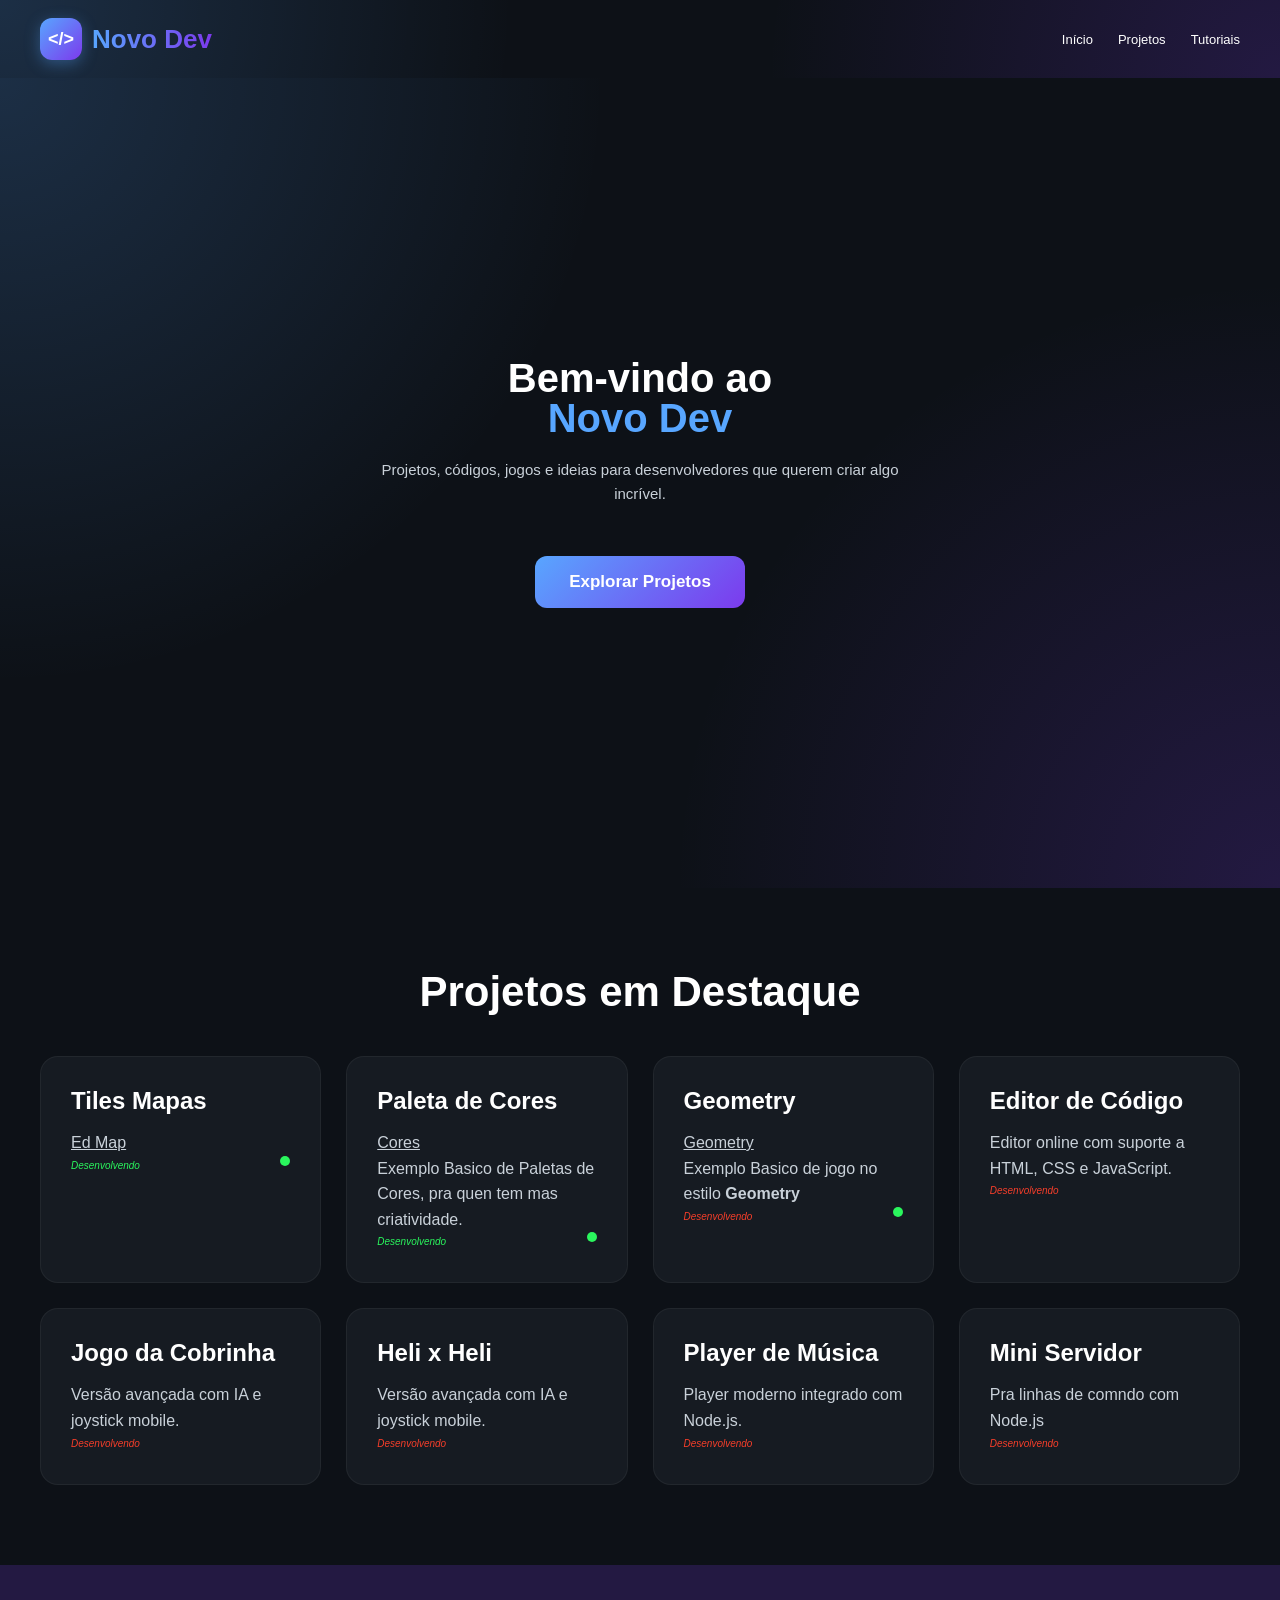
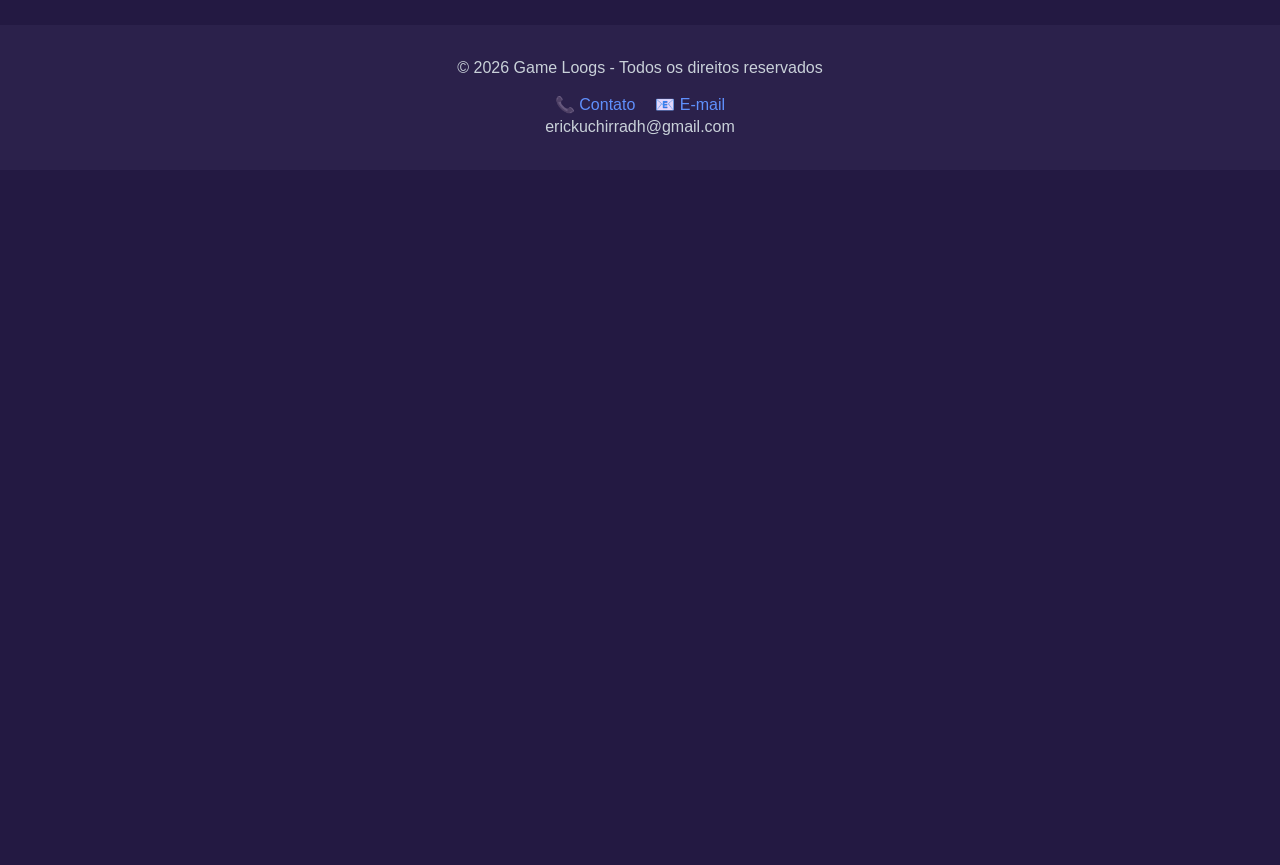
<file: index.html>
<!DOCTYPE html>
<html lang="en">
<head>
  <meta charset="UTF-8">
  <meta http-equiv="X-UA-Compatible" content="IE=Edge">
  <meta name="viewport" content="width=device-width, initial-scale=1">

  <title>HTML</title>
  
  <!-- HTML -->
  

  <!-- Custom Styles -->
  <link rel="stylesheet" href="style.css">
  <link rel="manifest" href="manifest.json">
</head>

<body>
  <header>
  <!--div class="logo">💻 Novo Dev</div-->
  <div class="logo">
    <span class="icon">&lt;/&gt;</span>
    <span class="text">Novo Dev</span>
</div>
  
  <nav>
    <a href="./Ed Max/versao.html">Início</a>
    <a href="#">Projetos</a>
    <a href="#">Tutoriais</a>
  </nav>
</header>
  
<section class="hero">
  <h2>Bem-vindo ao <br />
  <span>Novo Dev</span>
  </h2>
  <p>
    Projetos, códigos, jogos e ideias para desenvolvedores
    que querem criar algo incrível.
  </p>
  <button id="ExplorarP">Explorar Projetos</button> 
</section>


<section class="layCard" id="layCard">
    <h2>Projetos em Destaque</h2>

    <div class="cards">
        <div class="card">
            <h3>Tiles Mapas</h3>
              <a href="./Ed Max/versao.html">Ed Map</a>
              <i class="inPro ativo">Desenvolvendo <b></b></i>
        </div>
        <div class="card">
            <h3>Paleta de Cores</h3>
              <a href="./Cores/versao.html">Cores</a>
              <p>Exemplo Basico de Paletas de Cores, pra quen tem mas criatividade.</p>
              <i class="inPro ativo">Desenvolvendo <b></b></i>
        </div>

        <div class="card">

            <h3>Geometry</h3>
              <a href="./Geometry/versao.html">Geometry</a>
              <p>Exemplo Basico de jogo no estilo <strong>Geometry</strong></p>
              <i class="inPro ">Desenvolvendo <b></b></i>
        </div>


        <div class="card">
            <h3>Editor de Código</h3>
            <p>Editor online com suporte a HTML, CSS e JavaScript.</p>
            <i class="inPro">Desenvolvendo</i>
        </div>

        <div class="card">
            <h3>Jogo da Cobrinha</h3>
            <p>Versão avançada com IA e joystick mobile.</p>
            <i class="inPro">Desenvolvendo</i>
        </div>
        <div  class="card">
            <h3>Heli x Heli</h3>
            <p>Versão avançada com IA e joystick mobile.</p>
            <i class="inPro">Desenvolvendo</i>
        </div>

        <div class="card">
            <h3>Player de Música</h3>
            <p>Player moderno integrado com Node.js.</p>
            <i class="inPro">Desenvolvendo</i>
        </div>
        <div class="card">
            <h3>Mini Servidor</h3>
            <p>Pra linhas de comndo com Node.js</p>
            <i class="inPro">Desenvolvendo</i>
        </div>

        
    </div>
</section>



<div class="layPro">
    
</div>



  <footer>
        <p>© 2026 Game Loogs - Todos os direitos reservados</p>
        
        <div class="footer-links">
          <a href="#">📞 Contato</a>
          <a href="#">📧 E-mail</a>
        </div>
        <p>erickuchirradh@gmail.com</p>
  </footer>


  <script src="main.js"></script>
  
  <script>
    if ('serviceWorker' in navigator) {
        navigator.serviceWorker.register('sw.js')
        .then(reg => console.log('Service Worker registrado!', reg))
        .catch(err => console.error('Erro ao registrar SW:', err));
    }
  </script>
</body>
</html>
</file>
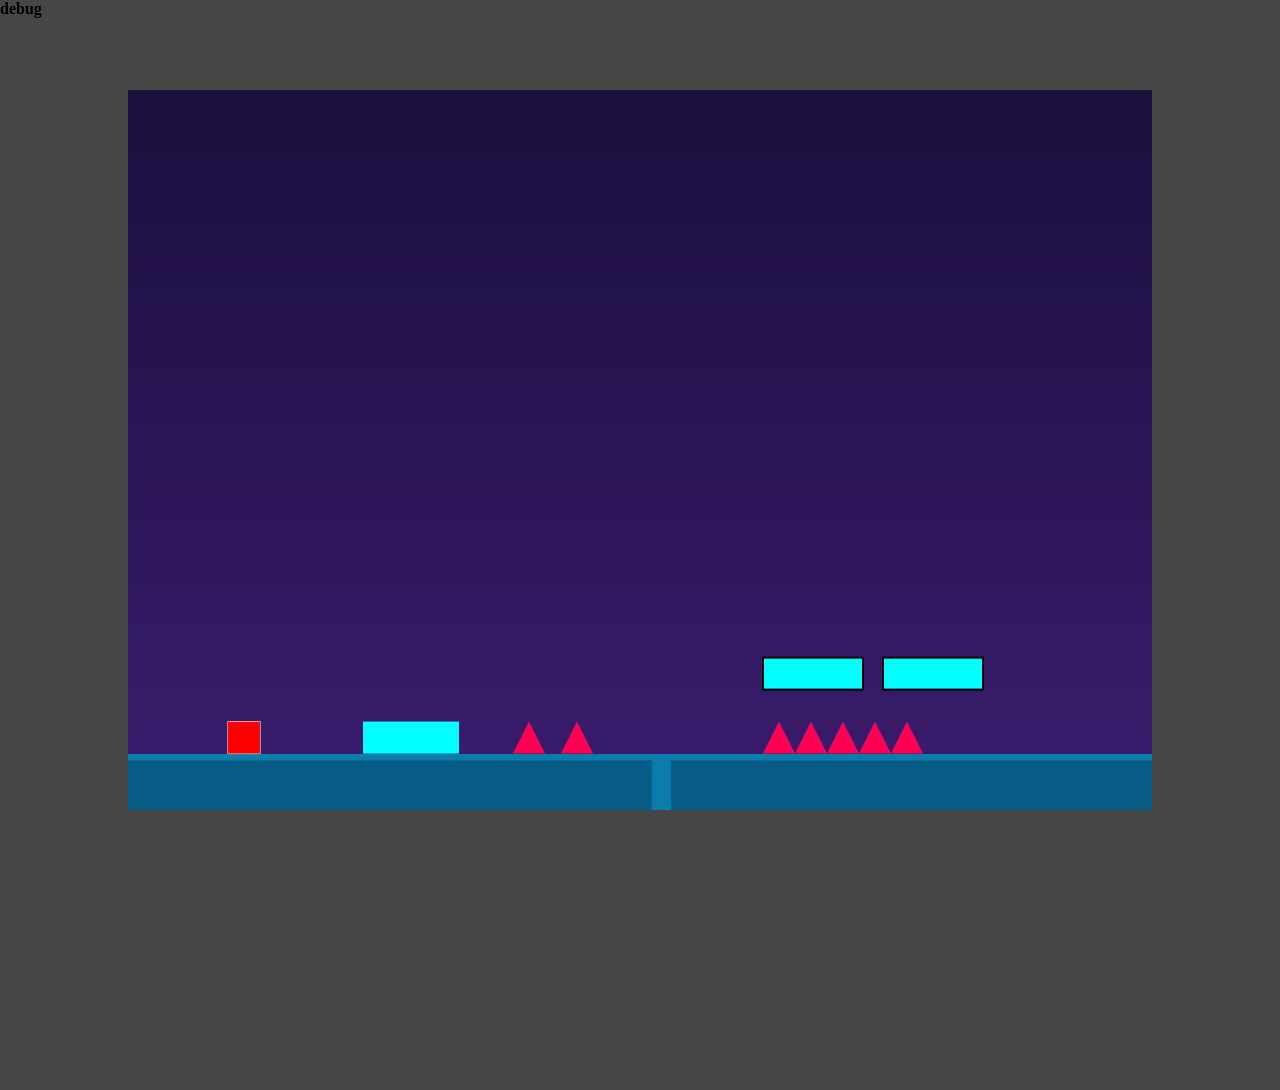
<file: Geometry/index.html>
<!DOCTYPE html>
<html lang="en">
<head>
  <meta charset="UTF-8">
  <meta http-equiv="X-UA-Compatible" content="IE=Edge">
  <meta name="viewport" content="width=device-width, initial-scale=1">

  <title>Geometry</title>
  
  <!-- HTML -->
  

  <!-- Custom Styles -->
  <link rel="stylesheet" href="./style.css">
</head>

<body>
   <div class="lay">
     <canvas>
       
     </canvas>
   </div>
   
   <p id="p1">debug</p>

  <!--script src="./map1.js"></script>
  <script src="./main.js"></script-->

    <script src="./bootLoad.js"></script>
</body>
</html>
</file>
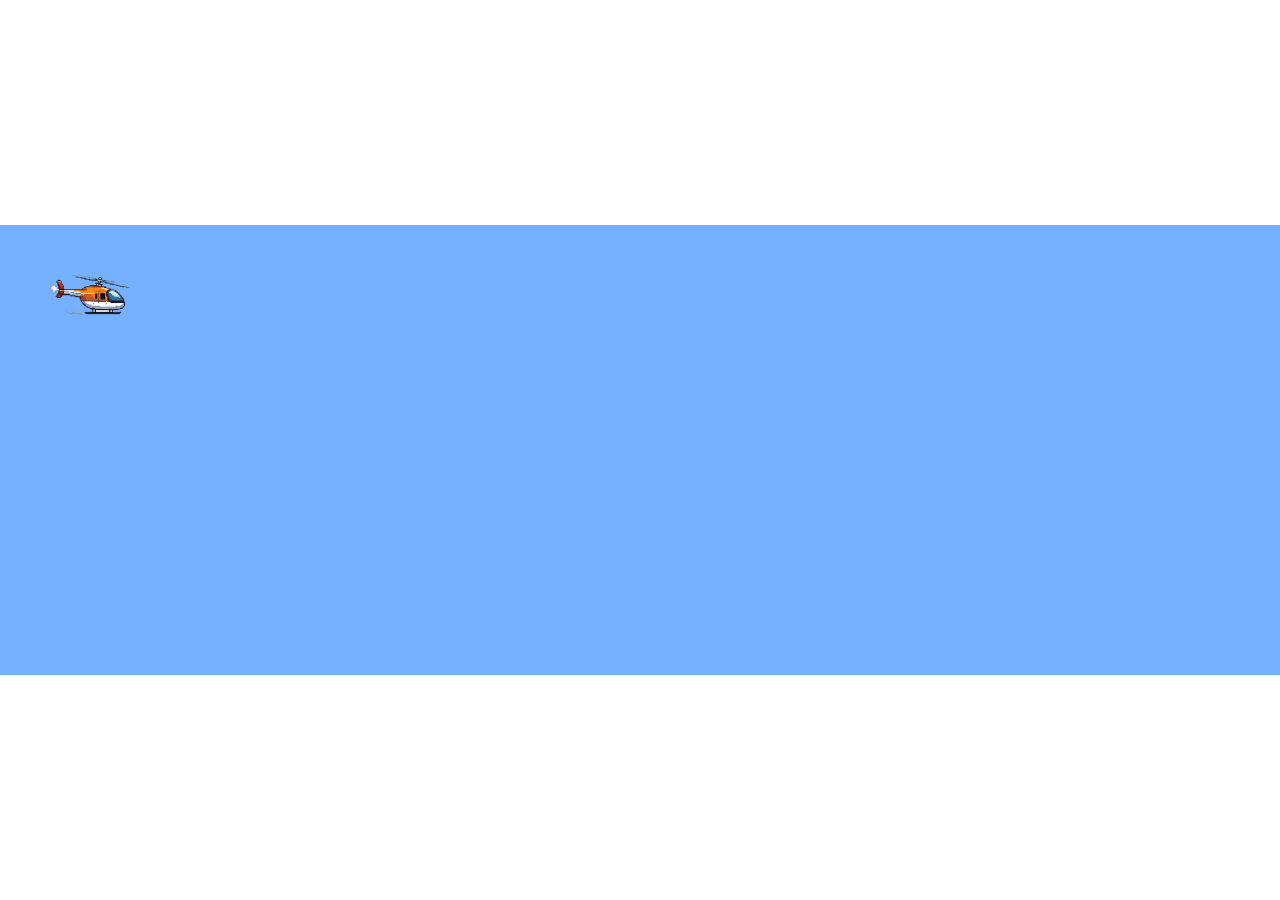
<file: Heli/index.html>
<!DOCTYPE html>
<html lang="en">
<head>
    <meta charset="UTF-8">
    <meta name="viewport" content="width=device-width, initial-scale=1.0">
    <title>Heli x Heli</title>
</head>

<link rel="stylesheet" href="style.css">
<body>
    

   <canvas></canvas>




   <script src="./bootLoad.js"></script>
</body>
</html>
</file>
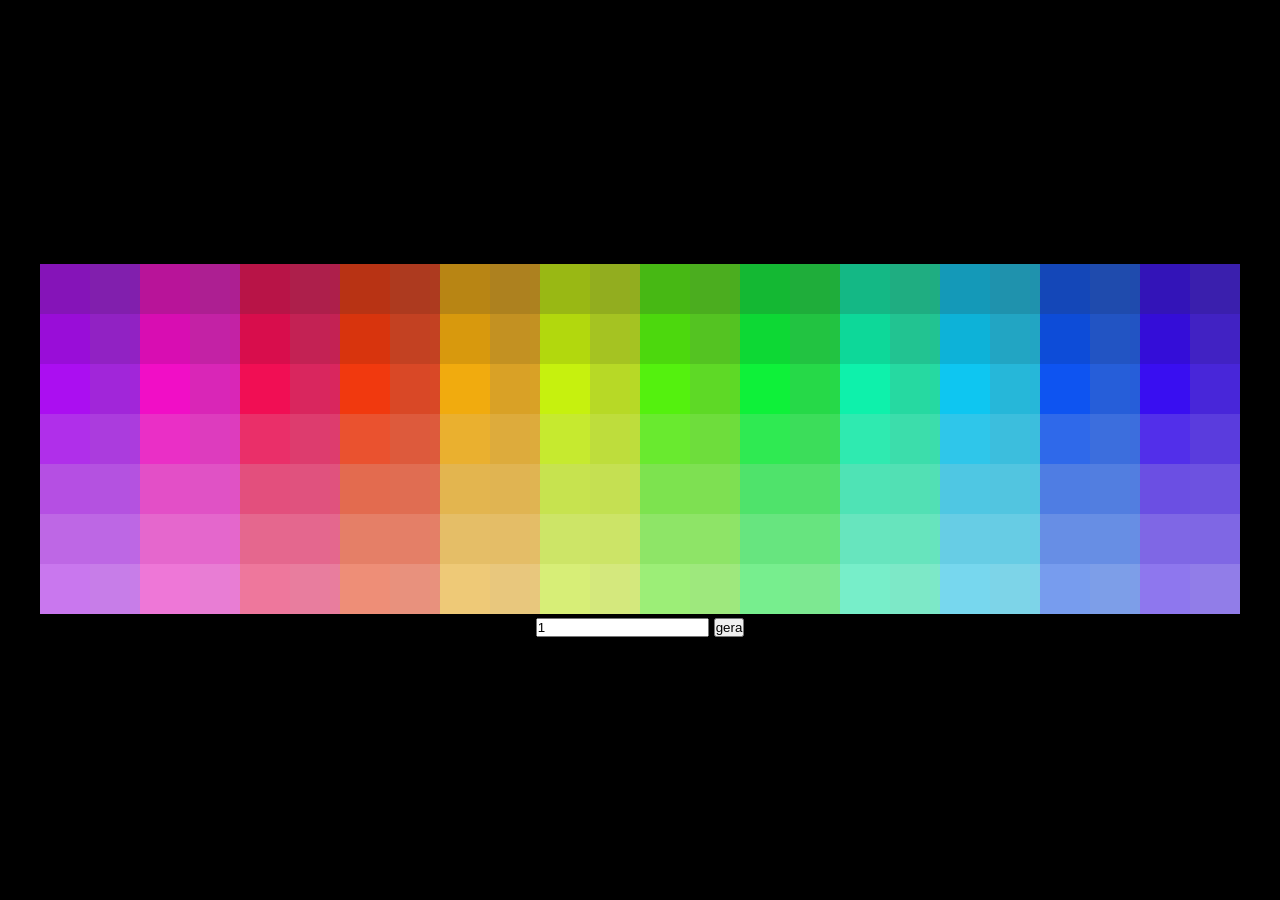
<file: Cores/Cores/index.html>
<!DOCTYPE html>
<html>
  <head>
    <meta http-equiv="content-type" content="text/html; charset=utf-8" />
    <title>Title</title>
  
  </head>
  <link rel="stylesheet" href="style.css">
  <body>
  
  
     <canvas>
       
     </canvas>
  
     <div class="rum">
       <input id="inputt" type="number" name="" id="" value="1" />
       <button id="btnGera">gera</button>
     </div>
     <script src="main.js"></script>
  </body>
</html>
</file>
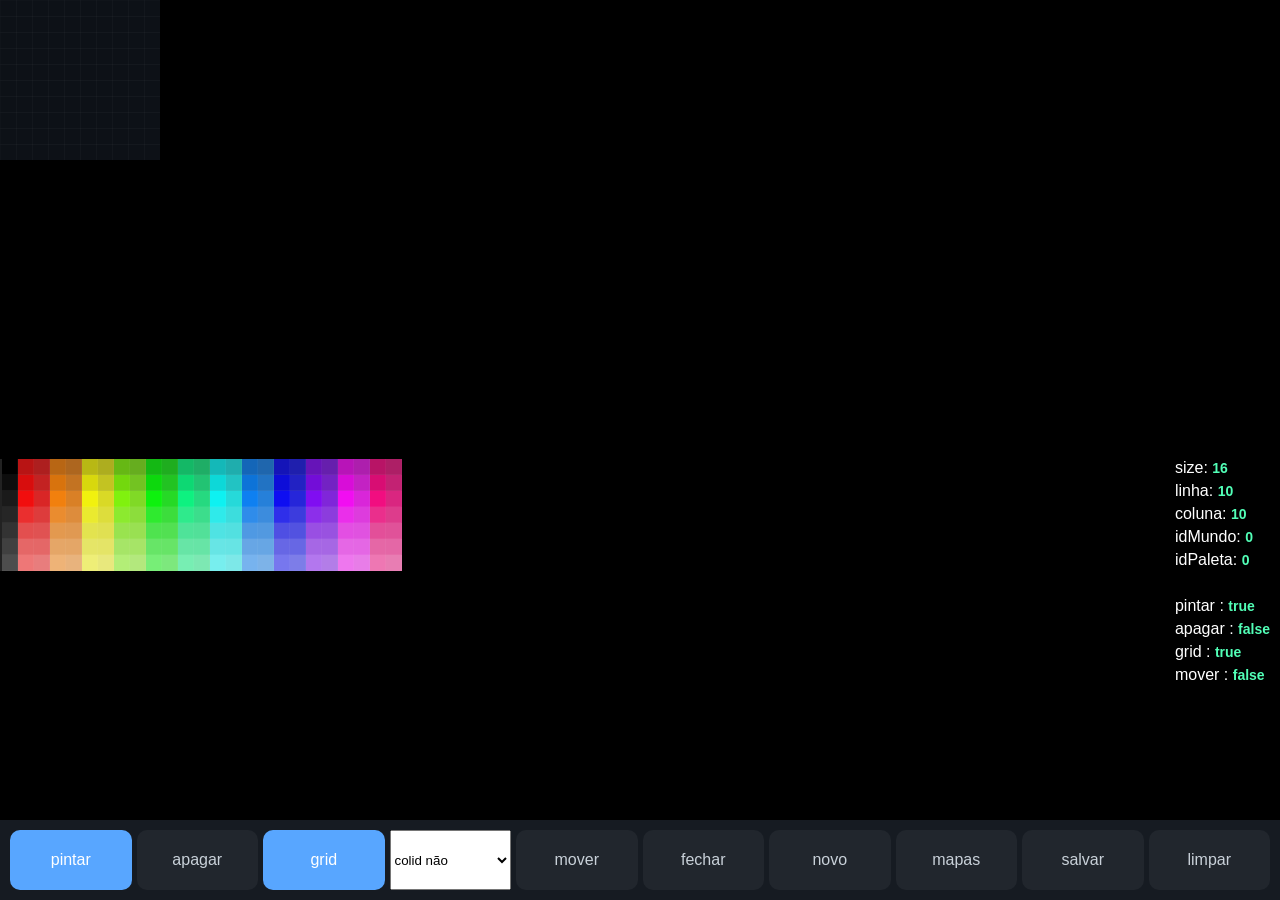
<file: Ed Max/Ed Max V1.1/index.html>
<!DOCTYPE html>
<html lang="en">
<head>
  <meta charset="UTF-8">
  <meta http-equiv="X-UA-Compatible" content="IE=Edge">
  <meta name="viewport" content="width=device-width, initial-scale=1">

  <title>HTML</title>
  
  <!-- HTML -->
  

  <!-- Custom Styles -->
  <link rel="stylesheet" href="style.css">
</head>

<body>
   <!-- lay1 box do premeiro canvas onde 
        var ter o mundo tiles 
        
        lay2 box do segundo canvas onde vai ter a paleta de cores ou 
        imagem tilesheet
   -->
  <div class="lay1" id="lay1"> <canvas class="canvas1"></canvas></div>
  <div class="lay2" id="lay2"> <canvas class="canvas2"></canvas></div>


  <div class="p1">info</div>
  
  <div class="Criar">
  	 
  	 
  	 <ul>
  	 	   <li>
  	 	    	  <input type="number" name="" id="sizeIp" value="16" />
						  <p>Size</p>
				  </li>
  	 	   
  	 	   <li>
  	 	   	  <input type="number" name="" id="linhaIp" value="30" />
  	 	   	  <p>Linhas</p>
  	 	   </li>
  	 	   
  	 	   <li>
  	 	   	  <input type="number" name="" id="colunaIp" value="30" />
  	 	   	  <p>Colunas</p>
  	 	   </li>
  	 	   
  	 	   
  	 	   
  	 	   <div class="boxImg"></div>
  	 	   	
  	 	   	<button class="criarBtn">Ok</button>
  	 	    
	  </ul>
  </div>
  
  
  
  <!-- menu de opções do editor de tile-->
  <div class="menu1">
    <ul>
       <li id="pintar" class="ativo">pintar</li>
       <li id="apagar">apagar</li>
       <li id="grid" class="ativo">grid</li>
       <select id="seletColisao">
          <option value="nao">colid não</option>
          <option value="sim">colid sim</option>
       </select>
       <li id="mover">mover</li>
       <li id="fechar">fechar</li>
       <li id="novo">novo</li>
       <li id="loadMap">mapas</li>
       <li id="salvar">salvar</li>
       <li id="apagarAll">limpar</li>
       
    </ul>
  </div>




 <div class="loadMapas">
    <ul>
      
    </ul>
    
    
    <button class="mapFeito">feito</button>
 </div>

<div class="layText">
  <textarea id="txtMapa"></textarea>
  <pre id="preJson"></pre>
  
  <div class="btns">
    <button id="copiar">Copiar</button>
    <button id="fechar">Fechar</button>
  </div>
</div>


 <div class="boot ativo">
   
      <p id="bootP">carregando</p>
      <span id="bootS" class="spinner"></span>

 </div>

  <script src="./js/bootLoad.js"></script>
  <!--script src="main.js"></script-->
</body>
</html>
</file>
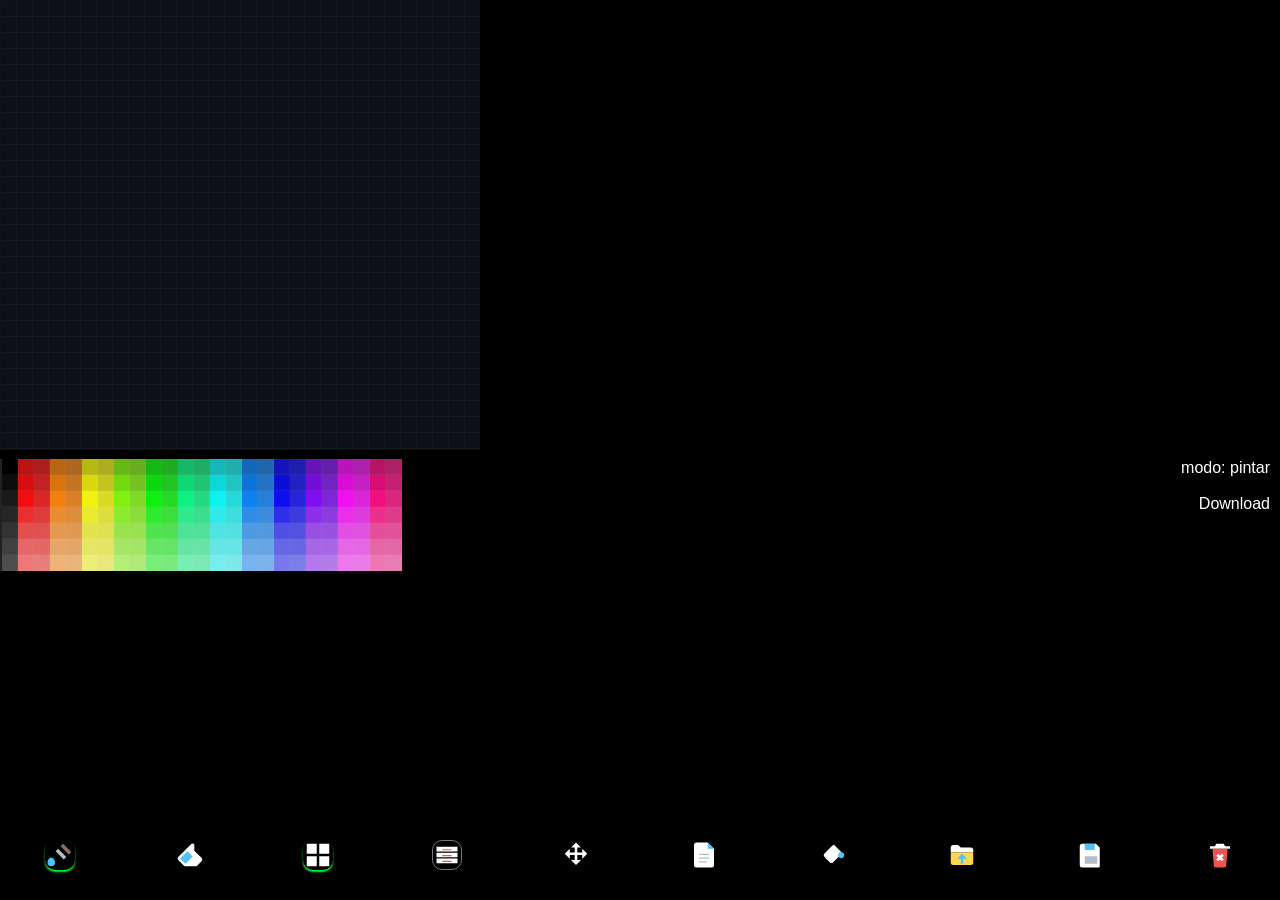
<file: Ed Max/Ed Max V2.0/index.html>
<!DOCTYPE html>
<html lang="en">
<head>
  <meta charset="UTF-8">
  <meta http-equiv="X-UA-Compatible" content="IE=Edge">
  <meta name="viewport" content="width=device-width, initial-scale=1">

  <title>HTML</title>
  
  <!-- HTML -->
  

  <!-- Custom Styles -->
  <link rel="stylesheet" href="style.css">
</head>

<body>
   <!-- lay1 box do premeiro canvas onde 
        var ter o mundo tiles 
        
        lay2 box do segundo canvas onde vai ter a paleta de cores ou 
        imagem tilesheet
   -->
  <div class="lay1" id="lay1"> <canvas class="canvas1"></canvas></div>
  <div class="lay2" id="lay2"> <canvas class="canvas2"></canvas></div>


  <div class="p1">info</div>
  <div class="Download">Download</div>
  <div class="Criar">
  	 
  	 
  	 <ul>
  	 	   <li>
  	 	    	  <input type="number" name="" id="sizeIp" value="16" />
						  <p>Size</p>
				  </li>
  	 	   
  	 	   <li>
  	 	   	  <input type="number" name="" id="linhaIp" value="30" />
  	 	   	  <p>Linhas</p>
  	 	   </li>
  	 	   
  	 	   <li>
  	 	   	  <input type="number" name="" id="colunaIp" value="30" />
  	 	   	  <p>Colunas</p>
  	 	   </li>
  	 	   
  	 	   
  	 	   
  	 	   <div class="boxImg"></div>
  	 	   	
  	 	   	<button class="criarBtn">Ok</button>
  	 	    
	  </ul>
  </div>
  

  
  
  <!-- menu de opções do editor de tile-->
  <div class="menu1">
    <ul>
       <li id="pintar" class="ativo"></li>
       <li id="apagar"></li>
       <li id="grid" class="ativo"></li>
       <select id="seletColisao">
          <option value="nao">colid não</option>
          <option value="sim">colid sim</option>
       </select>
       <li id="mover"></li>
       <li id="novo"></li>
       <li id="balde"></li>
       
       <li id="loadMap"></li>
       <li id="salvar"></li>
       <li id="apagarAll"></li>
       
    </ul>
  </div>



<div class="opsMap" data-x="opsMap">
  <ul>
    <li>apagar</li>
    <li>renomear</li>
    <li>ver data</li>
    <li>sair</li>
  </ul>
</div>
<div class="propt">
  <p>nome</p>
  <div class="box1"><input type="text" placeholder="nome do map..." /></div>
  <div class="box2">
    <button id="proptKil">cancelar</button>
    <button id="proptOk">ok</button>
  </div>
</div>



<div class="loadMapas">
    <ul>
      
    </ul>
    
    
    <button class="mapFeito">feito</button>
 </div>
 
 
 
<div class="layText">
  <textarea id="txtMapa"></textarea>
  <pre id="preJson"></pre>
  
  <div class="btns">
    <button id="copiar">Copiar</button>
    <button id="fechar">Fechar</button>
  </div>
</div>
<div class="boot ativo">
   
      <p id="bootP">carregando</p>
      <span id="bootS" class="spinner"></span>

 </div>




  <script src="./js/bootLoad.js"></script>
  <!--script src="main.js"></script-->
</body>
</html>
</file>
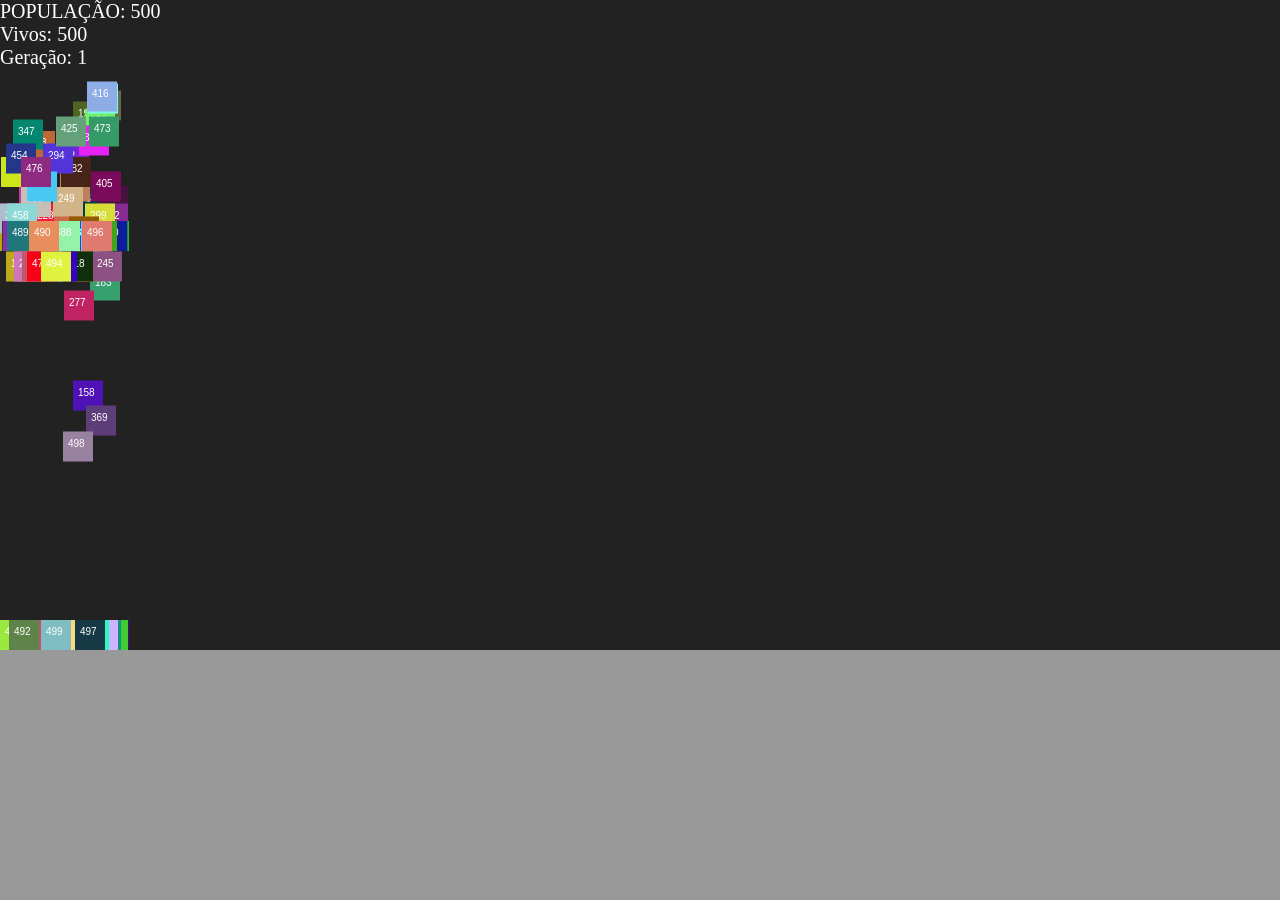
<file: Ia-Block/Ia-block/index.html>
<!DOCTYPE html>
<html lang="en">
<head>
  <meta charset="UTF-8">
  <meta http-equiv="X-UA-Compatible" content="IE=Edge">
  <meta name="viewport" content="width=device-width, initial-scale=1">

  <title>HTML</title>
  
  <!-- HTML -->
  

  <!-- Custom Styles -->
  <link rel="stylesheet" href="style.css">
</head>

<body>
  
  
  <canvas></canvas>
  <p id="p1">bug</p>
  <p id="p2"></p>
  
  <script>
    Colid = function(o1, o2) {
      if (o1.x + o1.w >= o2.x &&
        o1.y + o1.h >= o2.y &&
        o1.x <= o2.x + o2.w &&
        o1.y <= o2.y + o2.h
      ) {
        return true;
      }
      else return false;
    }
  </script>
  
  <script src="ia.js"></script>
  <script src="obj.js"></script>
  <script src="main.js"></script>
</body>
</html>
</file>
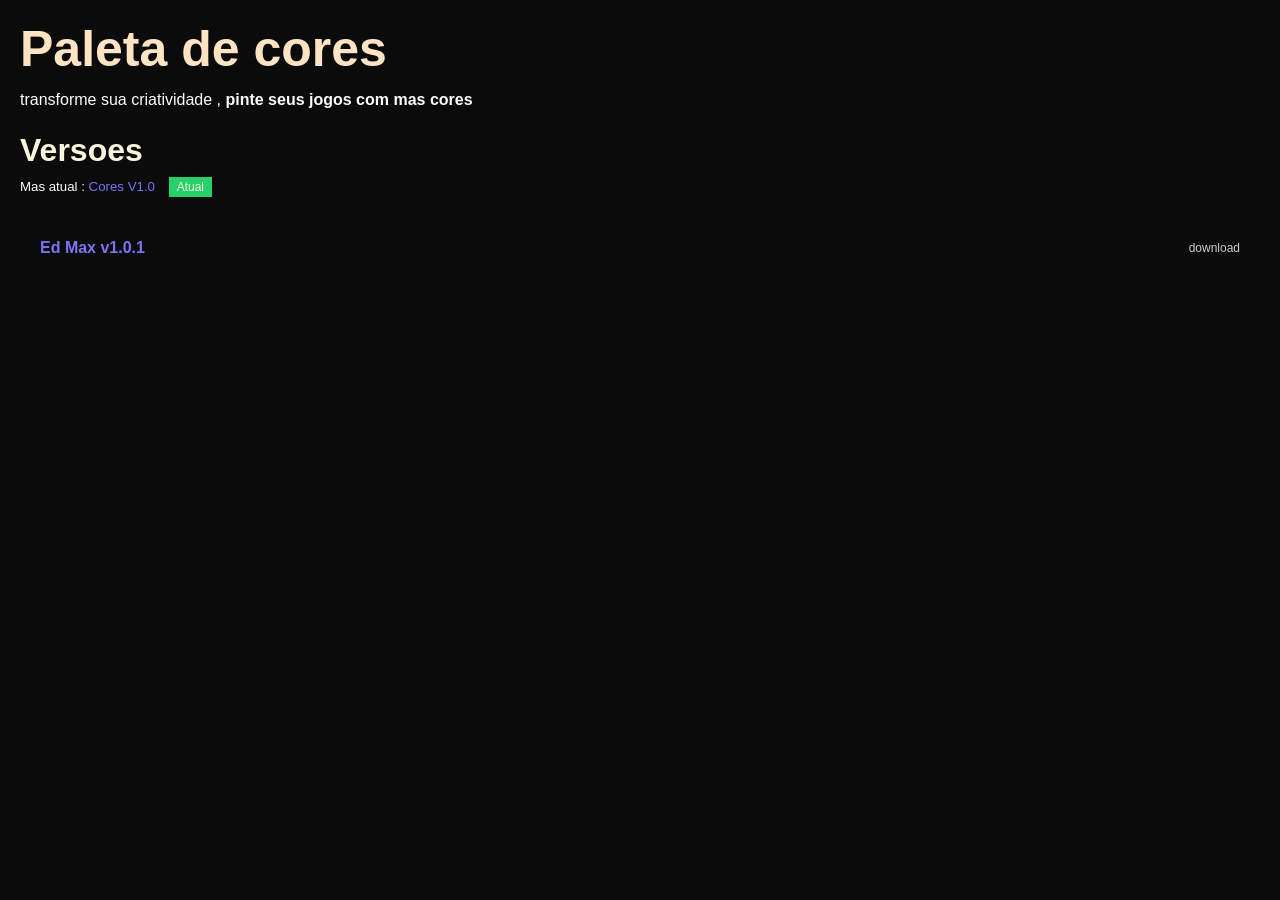
<file: Cores/versao.html>
<!DOCTYPE html>
<html lang="pt-br">
<head>
    <meta charset="UTF-8">
    <meta name="viewport" content="width=device-width, initial-scale=1.0">
    <title>Paletas de Cores</title>
</head>

<link rel="stylesheet" href="cssV.css">
<body>
    
  <div class="conteiner">

        <div class="inf">
            <h1>Paleta de cores</h1>
            <p>
                transforme sua criatividade , <strong>pinte seus jogos com mas cores </strong>
            </p>
        </div>


        <div class="verS">
            <h1> Versoes</h1>

            <h5>Mas atual :
                <a href="#">Cores V1.0</a>
                <span class="tag">Atual</span>
            </h5>

            <ul>
               
                <li>
                    <a href="./Cores/index.html">Ed Max v1.0.1</a>
                    <span class="dowLoad">download</span>
                </li>
            </ul>
        </div>

  </div>



</body>
</html>
</file>
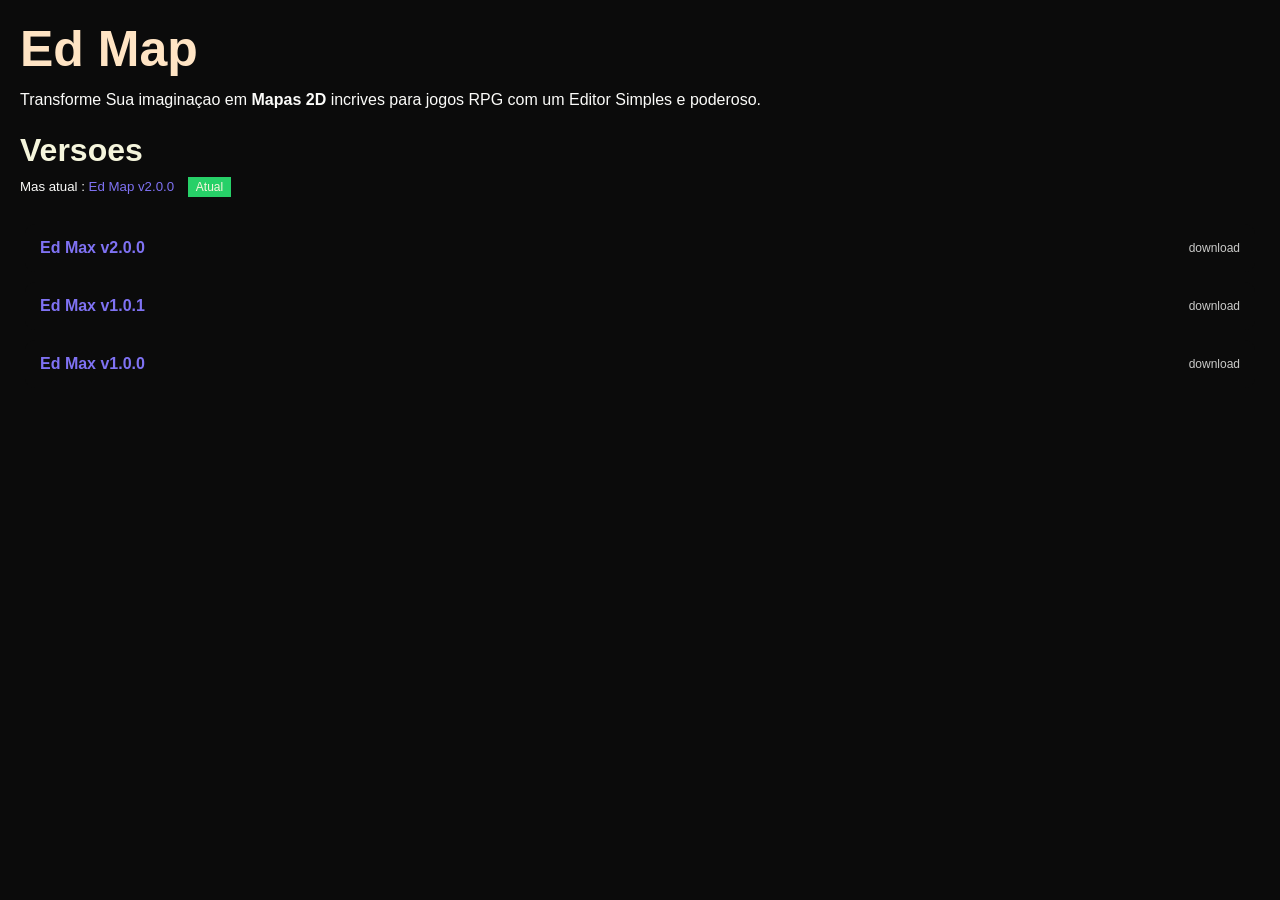
<file: Ed Max/versao.html>
<!DOCTYPE html>
<html lang="pt-br">
<head>
    <meta charset="UTF-8">
    <meta name="viewport" content="width=device-width, initial-scale=1.0">
    <title>Editor de Map 2D</title>
</head>

<link rel="stylesheet" href="cssV.css">
<body>
    
  <div class="conteiner">

        <div class="inf">
            <h1>Ed Map</h1>
            <p>
                Transforme Sua imaginaçao em <strong>Mapas 
                2D </strong>incrives para jogos RPG 
                com um Editor Simples e poderoso.
            </p>
        </div>


        <div class="verS">
            <h1> Versoes</h1>

            <h5>Mas atual :
                <a href="./Ed Max V2.0/index.html">Ed Map v2.0.0</a>
                <span class="tag">Atual</span>
            </h5>

            <ul>
                
                <li>
                    <a href="./Ed Max V2.0/index.html">Ed Max v2.0.0</a>
                    <span class="dowLoad">download</span>
                </li>
               
                <li>
                    <a href="./Ed Max V1.1/index.html">Ed Max v1.0.1</a>
                    <span class="dowLoad">download</span>
                </li>
                <li>
                    <a href="./Ed Max V1.0/index.html">Ed Max v1.0.0</a>
                    <span class="dowLoad">download</span>
                </li>

            </ul>
        </div>

  </div>



</body>
</html>
</file>
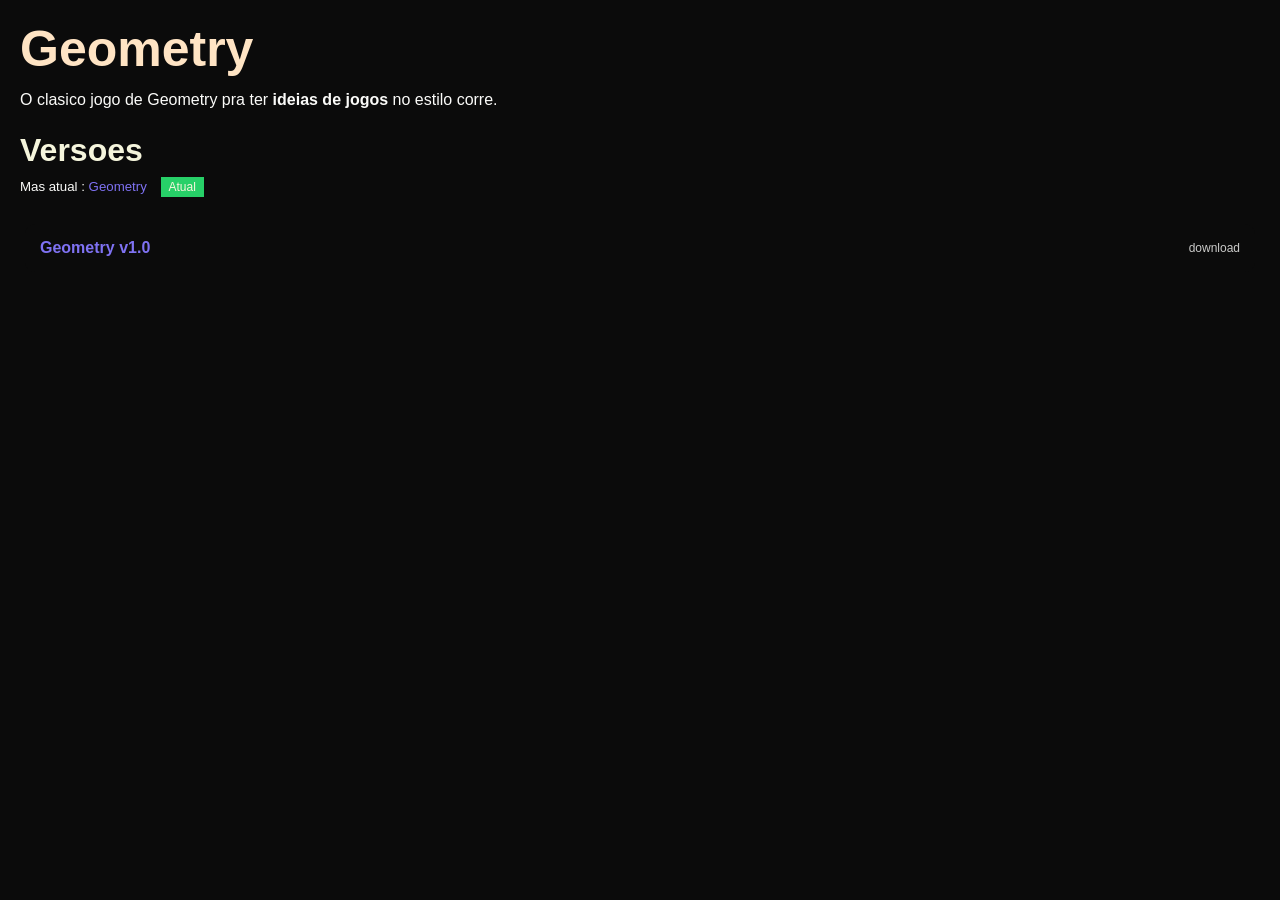
<file: Geometry/versao.html>
<!DOCTYPE html>
<html lang="pt-br">
<head>
    <meta charset="UTF-8">
    <meta name="viewport" content="width=device-width, initial-scale=1.0">
    <title>Geometry</title>
</head>

<link rel="stylesheet" href="cssV.css">
<body>
    
  <div class="conteiner">

        <div class="inf">
            <h1>Geometry</h1>
            <p>
                O clasico jogo de Geometry pra ter <strong> ideias de jogos </strong>
                no estilo corre. 
            </p>
        </div>


        <div class="verS">
            <h1> Versoes</h1>

            <h5>Mas atual :
                <a href="#">Geometry</a>
                <span class="tag">Atual</span>
            </h5>

            <ul>
               
                <li>
                    <a href="./Geometry/index.html">Geometry v1.0</a>
                    <span class="dowLoad">download</span>
                </li>
            </ul>
        </div>

  </div>



</body>
</html>
</file>
<file: style.css>
* {
    margin: 0;
    padding: 0;
    box-sizing: border-box;
    font-family: Arial, sans-serif;
}

body {
    
    background: #0d1117;
}

header {
    width: 100%;
    padding: 18px 40px;
    /*background: #161b22;*/
    
    display: flex;
    justify-content: space-between;
    align-items: center;
    
    
    background:
    radial-gradient(circle at top left, #58a6ff33, transparent 40%),
    radial-gradient(circle at bottom right, #7c3aed33, transparent 40%),
    #0d1117;
}
/*.logo {
    font-size: 28px;
    font-weight: bold;
    color: #58a6ff;
    cursor: pointer;
    letter-spacing: 5px;
}*/
.logo{
    display:flex;
    align-items:center;
    gap:10px;
    font-family:Arial, sans-serif;
    font-weight:bold;
    font-size:26px;
    user-select:none;
}

/* Ícone */
 .icon{
    width:42px;
    height:42px;
    display:flex;
    align-items:center;
    justify-content:center;
    border-radius:12px;
    background:linear-gradient(135deg,#58a6ff,#7c3aed);
    color:white;
    font-size:18px;
    box-shadow:0 4px 15px rgba(88,166,255,.35);
}

/* Texto */
.logo .text{
    background:linear-gradient(90deg,#58a6ff,#7c3aed);
    -webkit-background-clip:text;
    -webkit-text-fill-color:transparent;
}
nav {
    display: flex;
    gap: 25px;
}
nav a {
    color: white;
    text-decoration: none;
    font-size: 13px;
    position: relative;
    transition: .3s;
}
nav a::after {
    content: "";
    position: absolute;
    left: 0;
    bottom: -6px;
    width: 0%;
    height: 2px;
    background: #58a6ff;
    transition: .3s;
}
nav a:hover {
    color: #58a6ff;
}
nav a:hover::after {
    width: 100%;
}





.hero{
    min-height: 90vh;
    display: flex;
    flex-direction: column;
    justify-content: center;
    align-items: center;
    text-align: center;
    padding:80px;
    
    background:
    radial-gradient(circle at top left, #58a6ff33, transparent 40%),
    radial-gradient(circle at bottom right, #7c3aed33, transparent 40%),
    #0d1117;
    color:white;
}

/* Título */
.hero h2{
    font-size: 40px;
    max-width: 700px;
    line-height: 1;
    margin-bottom: 20px;
}

/* Destaque no título (opcional se usar span) */
.hero h2 span{
    color:#58a6ff;
}

/* Texto */
.hero p{
    font-size: 15px;
    max-width: 550px;
    color: #c9d1d9;
    margin-bottom: 50px;
}

/* Botão */
.hero button{
    padding:16px 34px;
    border:none;
    border-radius:12px;
    background:linear-gradient(135deg,#58a6ff,#7c3aed);
    color:white;
    font-size:17px;
    font-weight:bold;
    cursor:pointer;
    transition:.3s;
}

.hero button:hover{
    transform:translateY(-3px);
    box-shadow:0 10px 25px rgba(88,166,255,.3);
}




.layCard{
    padding:80px 40px;
    background:#0d1117;
    color:white;
}

/* Título */
.layCard h2{
    text-align:center;
    font-size:42px;
    margin-bottom:40px;
}

/* Grid dos cards */
.cards{
    display:grid;
    grid-template-columns:repeat(auto-fit,minmax(260px,1fr));
    gap:25px;
    max-width:1200px;
    margin:auto;
}

/* Card */
.card{
    display: flex;
    flex-direction: column;
    background:#161b22;
    padding:30px;
    border-radius:18px;
    border:1px solid rgba(255,255,255,.05);
    transition:.3s;
    cursor:pointer;
    position:relative;
    overflow:hidden;
}

/* Glow decorativo */
.card::before{
    content:"";
    position:absolute;
    top:-50%;
    left:-50%;
    width:200%;
    height:200%;
    background:radial-gradient(circle,#58a6ff22,transparent 60%);
    opacity:0;
    transition:.4s;
}

/* Hover */
.card:hover{
    transform:translateY(-8px);
    border-color:#58a6ff55;
    box-shadow:0 10px 30px rgba(0,0,0,.4);
}

.card:hover::before{
    opacity:1;
}

/* Conteúdo */
.card h3{
    font-size:24px;
    margin-bottom:15px;
    position:relative;
    z-index:1;
}

.card a,p{
    color:#c9d1d9;
    line-height:1.6;
    position:relative;
    z-index:1;
}

.card a{
    line-heigh: 2;  
    position: relative;
    z-index: 1;
}

.card .inPro.ativo{
    line-height: 2;
    position: relative;
    z-index: 1;
    color: #2af65d;
    font-size: 10px;
}
.card .inPro{
    line-height: 2;  
    position: relative;
    z-index: 1;
    color: #f63e2a;
    font-size: 10px;
}

.card .inPro b{
    position: absolute;
    width: 10px;
    height: 10px;
    right: 0px;
    
    border-radius: 100%;
    background: #2af65d;
}





footer {
    background: #161b22;
    padding: 30px 20px;
    text-align: center;
    color: #c9d1d9;
    margin-top: 60px;
}

.footer-links {
    margin-top: 15px;
    display: flex;
    justify-content: center;
    gap: 20px;
    flex-wrap: wrap;
}

.footer-links a {
    color: #58a6ff;
    text-decoration: none;
    transition: .3s;
}

.footer-links a:hover {
    color: white;
}


.layPro{
    position: absolute;
    width: 100vw;
    height: 100vh;
    background: #7c3aed33;
}
</file>
<file: Geometry/style.css>
*{
    margin: 0;
    padding: 0;
    box-sizing: box-sizing;
}


body {
    position: absolute;
    width: 100%;
    height: 100%;
    user-select: none;
    background: #6B6B6B;
}


#p1{
    position: absolute;
    font-weight: bolder;
    color: #000000;
}

.lay{
   position: absolute;
   left: 50%;
   top: 50%;
   transform: translate(-50%,-50%);
   overflow: hidden;
   background: #464646;
}
canvas{
    position: absolute; 
    left: 50%;
    top: 50%;
    transform: translate(-50%,-50%);
    image-rendering: pixelated;
    background: #000000;
}
</file>
<file: Heli/style.css>
*{
    margin: 0;
    padding: 0%;
}

body{
    width: 100%;
    height: 100%;


}

canvas{
    position: absolute;
    left: 50%;
    top: 50%;
    transform: translate(-50%, -50%);
    background: #f6f7f9;
    /*background-image: url("./sprite/bg.jpg");*/
    image-rendering: pixelated;
}
</file>
<file: Cores/Cores/style.css>
*{
    margin: 0;
    padding: 0;
    box-sizing: border-box;
}


body {
    position: absolute;
    width: 100%;
    height: 100%;
    display: flex;
    flex-direction: column;
    justify-content: center;
    align-items: center;
    font-size: 15pt;
    background: rgba(0, 0, 0, 1);
}

canvas{
    image-rendering: pixelated;
    background: #1C1C1C;
}
</file>
<file: Ed Max/Ed Max V1.1/style.css>
* {
    margin: 0;
    padding: 0;
    box-sizing: border-box;
}

body {
    background: #000000;
    overflow: hidden;
    font-family: Arial;
}



.Criar{
    display:none;
}

.Criar.ativo{
    position:fixed;
    top:0;
    left:0;
    width:100%;
    height:100vh;

    background:rgba(0,0,0,0.7); /* overlay melhor */

    display:flex;
    justify-content:center;
    align-items:center;

    z-index:1000;
}

/* Caixa principal */
.Criar ul{
    list-style:none;
    background:#161b22;
    padding:20px;
    border-radius:15px;

    display:flex;
    flex-direction:column;
    gap:15px;

    width:90%;
    max-width:350px;

    box-shadow:0 10px 40px rgba(0,0,0,.5);
}

/* Inputs */
.Criar li{
    display:flex;
    justify-content:space-between;
    align-items:center;
}

.Criar input{
    width:90px;
    padding:10px;
    border:none;
    border-radius:8px;
    background:#21262d;
    color:white;
    outline:none;
}

/* foco no input */
.Criar input:focus{
    box-shadow:0 0 0 2px #58a6ff;
}

/* Texto */
.Criar p{
    color:#c9d1d9;
    font-size:14px;
}

/* Box de imagem */
.Criar .boxImg{
    width: 100%;
    height: 300px;
    overflow-y:auto;
    background:#0d1117;
    border-radius:10px;
    
    
}

/* Imagens */
.Criar .boxImg img{
    width: 30%;
    margin: 5px;
    border-radius: 8px;
    border: 1px solid #30363d;
    cursor: pointer;
    transition:.2s;
}

.Criar .boxImg img:hover{
    border-color:#58a6ff;
    transform:scale(1.02);
}

/* Botão */
.Criar button{
    margin-top:10px;
    padding:14px;
    border:none;
    border-radius:10px;
    background:linear-gradient(135deg,#58a6ff,#7c3aed);
    color:white;
    font-weight:bold;
    cursor:pointer;
    transition:.3s;
}

.Criar button:hover{
    transform:translateY(-2px);
    box-shadow:0 5px 20px rgba(88,166,255,.4);
}


/* Área principal */
.lay1 {
    position: absolute;
    
    top: 0;
    left: 0;
    width: 100%;
    height: 50%;
    
    background: #0d1117;
}

/* Canvas principal */
.lay1 canvas {
    background: transparent;
    touch-action: none;    
    image-rendering: pixelated;
}

/* Paleta lateral */
/*.lay2 {
    position: absolute;
    top: 0;
    right: 0;
    width: 25%;
    height: calc(100vh - 80px);
    background: #161b22;
    border-left: 2px solid #222;
}*/
.lay2 {
    position: absolute;
    top: 51%;
    
    left: 0;
    width: 70%;
    height:  35%;
    background: #161b22;
    border-left: 2px solid #222;
    touch-action: none;
}
/* Canvas da paleta */
.lay2 canvas {
    background: #C9E9FF70;
    image-rendering: pixelated;
}

.p1{
    position: absolute;
    right: 10px;
    top: 51%;
    display: flex;
    flex-direction: column;
    gap: 5px;
    text-decoration: none;
    list-style: none;
    color: #FFFFFF;
}
.p1 b{
    flex: 1;
    color: #52FFB7;
}




/* Menu inferior */
.menu1 {
    position: fixed;
    bottom: 0;
    left: 0;
    width: 100%;
    height: 80px;
    background: #161b22;
    padding: 10px;
}

/* Grid do menu */
.menu1 ul {
    list-style: none;
    display: grid;
    grid-template-columns: repeat(auto-fit, minmax(80px, 1fr));
    gap: 5px;
    height: 100%;
}

/* Botões */
.menu1 li {
    display: flex;
    align-items: center;
    justify-content: center;
    background: #21262d;
    border-radius: 10px;
    color: #c9d1d9;
    cursor: pointer;
    transition: .3s;
}

/* Hover */
.menu1 li:hover {
    background: #535353;
    color: white;
}

.menu1 li.ativo{
    background: #58a6ff;
    color: white;
}


.boot{
    display: none;
}
.boot.ativo{
    position: absolute;
    top: 0;
    left: 0;
    width: 100%;
    height: 100%;
    display: flex;
    flex-direction: column;
    gap: 10px;
    justify-content: center;
    align-items: center;
    text-align: center;
    color: #FFFFFF;
    background: #303030;
}
#bootP{
    font-size:22px;
    letter-spacing:2px;
    color:#c9d1d9;
    animation:pulse 1.5s infinite;
}
.boot span{
    width: 0px;
    height: 2px;
    border-radius: 10px;
    height:6px;
    background: #72B3FF;
}



@keyframes pulse{
    0%{opacity:0.4}
    50%{opacity:1}
    100%{opacity:0.4}
}








.loadMapas{
    display: none;
}
.loadMapas.ativo{
    position: absolute;
    display: block;
    width: 100%;
    height: 50%;
    bottom: 0px;
    background: #0B0B0B;
    padding:10px;
    z-index: 200;
    overflow: hidden;
}


.loadMapas ul{
    list-style:none;
    width: 100%;
    height: 80%;
    display:grid;
    grid-template-columns:repeat(auto-fit, minmax(140px,1fr));
    gap:10px;
    overflow-y: scroll;
    overflow-x: hidden;
}

/* Card */
.loadMapas li{
    background:#ffffff;
    width: 100%;
    height: 200px;
    border-radius:12px;
    padding: 10px;

    display:flex;
    flex-direction:column;
    gap:8px;

    box-shadow:0 5px 15px rgba(0,0,0,0.1);

    cursor:pointer;
    transition:.3s;
}

/* Hover */
.loadMapas li:hover{
    transform:translateY(-3px);
    box-shadow:0 10px 25px rgba(0,0,0,0.15);
}

/* Nome */
.loadMapas p,b{
    font-size:14px;
    font-weight:bold;
    color:#222;
    text-align:center;
}

/* Imagem */
.loadMapas img{
    width: 100%;
    height: 100px;
    object-fit:cover;

    border-radius:8px;
    background:#eee;
}
.loadMapas button{
    width: 50px;
    height: 25px;
    margin-left: 50%;
    transform: translateX(-50%);
}


.layText{
    display: none;
}
.layText.ativo{
    position: fixed;
    top: 0;
    left: 0;
    width: 100%;
    height: 100vh;
    
    background: rgba(0, 0, 0, 0.8);
    
    display: flex;
    flex-direction: column;
    justify-content: center;
    align-items: center;
    
    z-index: 2000;
}

.layText textarea{
    display: none;
}



.layText pre {
  width: 100%;
  height: 90%;
  background: #0d1117;
  color: #c9d1d9;
  padding: 15px;
  border-radius: 1px;
  overflow: auto;
  font-family: monospace;
  font-size: 13px;
}





.btns {
    display: flex;
    gap: 10px;
    margin-top: 10px;
}

.btns button {
    padding: 10px 20px;
    border: none;
    border-radius: 8px;
    cursor: pointer;
}




/* cores */
.key {
  color: #ff7b72;
}

.string {
  color: #a5d6ff;
}

.number {
  color: #ffa657;
}

.bool {
  color: #79c0ff;
}
</file>
<file: Ed Max/Ed Max V2.0/style.css>
* {
    margin: 0;
    padding: 0;
    box-sizing: border-box;
}

body {
    background: #000000;
    overflow: hidden;
    font-family: Arial;
}



.Criar{
    display:none;
}

.Criar.ativo{
    position:fixed;
    top:0;
    left:0;
    width:100%;
    height:100vh;

    background:rgba(0,0,0,0.7); /* overlay melhor */

    display:flex;
    justify-content:center;
    align-items:center;

    z-index: 100;
}

/* Caixa principal */
.Criar ul{
    list-style:none;
    background:#161b22;
    padding:20px;
    border-radius:15px;

    display:flex;
    flex-direction:column;
    gap:15px;

    width:90%;
    max-width:350px;

    box-shadow:0 10px 40px rgba(0,0,0,.5);
}

/* Inputs */
.Criar li{
    display:flex;
    justify-content:space-between;
    align-items:center;
}

.Criar input{
    width:90px;
    padding:10px;
    border:none;
    border-radius:8px;
    background:#21262d;
    color:white;
    outline:none;
}

/* foco no input */
.Criar input:focus{
    box-shadow:0 0 0 2px #58a6ff;
}

/* Texto */
.Criar p{
    color:#c9d1d9;
    font-size:14px;
}

/* Box de imagem */
.Criar .boxImg{
    width: 100%;
    height: 300px;
    overflow-y:auto;
    background:#0d1117;
    border-radius:10px;
    
    
}

/* Imagens */
.Criar .boxImg img{
    width: 30%;
    margin: 5px;
    border-radius: 8px;
    border: 1px solid #30363d;
    cursor: pointer;
    transition:.2s;
}

.Criar .boxImg img:hover{
    border-color:#58a6ff;
    transform:scale(1.02);
}

/* Botão */
.Criar button{
    margin-top:10px;
    padding:14px;
    border:none;
    border-radius:10px;
    background:linear-gradient(135deg,#58a6ff,#7c3aed);
    color:white;
    font-weight:bold;
    cursor:pointer;
    transition:.3s;
}

.Criar button:hover{
    transform:translateY(-2px);
    box-shadow:0 5px 20px rgba(88,166,255,.4);
}


/* Área principal */
.lay1 {
    position: absolute;
    
    top: 0;
    left: 0;
    width: 100%;
    height: 50%;
    
    background: #0d1117;
}

/* Canvas principal */
.lay1 canvas {
    background: transparent;
    touch-action: none;    
    image-rendering: pixelated;
}

/* Paleta lateral */
/*.lay2 {
    position: absolute;
    top: 0;
    right: 0;
    width: 25%;
    height: calc(100vh - 80px);
    background: #161b22;
    border-left: 2px solid #222;
}*/
.lay2 {
    position: absolute;
    top: 51%;
    
    left: 0;
    width: 70%;
    height:  35%;
    background: #161b22;
    border-left: 2px solid #222;
    touch-action: none;
}
/* Canvas da paleta */
.lay2 canvas {
    background: #C9E9FF70;
    image-rendering: pixelated;
}

.p1{
    position: absolute;
    right: 10px;
    top: 51%;
    display: flex;
    flex-direction: column;
    gap: 5px;
    text-decoration: none;
    list-style: none;
    color: #FFFFFF;
}
.p1 b{
    flex: 1;
    color: #52FFB7;
}


.Download{
    position: absolute;
    right: 10px;
    top: 55%;
    display: flex;
    flex-direction: column;
    gap: 5px;
    text-decoration: none;
    list-style: none;
    color: #FFFFFF;
}




/* Menu inferior */
.menu1 {
    position: fixed;
    bottom: 0;
    left: 0;
    width: 100%;
    height: 90px;
    padding: 1px;
}

/* Grid do menu */
.menu1 ul {
    list-style: none;
    display: grid;
    grid-template-columns: repeat(auto-fit, minmax(60px, 1fr));
    justify-content: center;
    justify-items: center;
    align-items: center;
    height: 100%;
    gap: 10px;
}

/* Botões */



.menu1 li,select {
    width: 30px;
    height: 30px;
    list-style: none;
    font-weight: bolder;
    display: flex;
    align-items: center;
    justify-content: center;
    
    border-radius: 10px;
    color: #c9d1d9;
    cursor: pointer;
    transition: .5s;
}

#pintar{
    background: url(./icon/pintar.svg) no-repeat center;  
    background-size: contain;
}
#apagar{
    background: url(./icon/apagar.svg) no-repeat center;
    background-size: contain;
}
#grid{
   background: url(./icon/gride.svg) no-repeat center;
   background-size: contain;
}
#seletColisao{
   background: url(./icon/parede.svg) no-repeat center;
   background-size: contain;
}
#mover {
    background: url(./icon/mover.svg) no-repeat center;
    background-size: contain;
}
#novo {
    background: url(./icon/novo.svg) no-repeat center;
    background-size: contain;
}
#balde {
    background: url(./icon/balde.svg) no-repeat center;
    background-size: contain;
}
#loadMap {
    background: url(./icon/loadMap.svg) no-repeat center;
    background-size: contain;
}
#salvar {
    background: url(./icon/salvar.svg) no-repeat center;
    background-size: contain;
}
#apagarAll {
    background: url(./icon/apagarAll.svg) no-repeat center;
    background-size: contain;
}





.menu1 select{
    color: #2E2E2E00;
}



.menu1 li:hover{
    box-shadow: 0 1px 1px #FFFFFF;
    font-size: 20px;
    
}

/* Hover */
.menu1 li:hover {
    background: #535353;
    color: white;
}

.menu1 li.ativo{
    box-shadow: 0 2px 2px #00FF34;
    color: white;
}


.boot{
    display: none;
}
.boot.ativo{
    position: absolute;
    top: 0;
    left: 0;
    width: 100%;
    height: 100%;
    display: flex;
    flex-direction: column;
    gap: 10px;
    justify-content: center;
    align-items: center;
    text-align: center;
    color: #FFFFFF;
    background: #303030;
}
#bootP{
    font-size:22px;
    letter-spacing:2px;
    color:#c9d1d9;
    animation:pulse 1.5s infinite;
}
.boot span{
    width: 0px;
    height: 2px;
    border-radius: 10px;
    height:6px;
    background: #72B3FF;
}



@keyframes pulse{
    0%{opacity:0.4}
    50%{opacity:1}
    100%{opacity:0.4}
}






.loadMapas{display: none;}
.loadMapas.ativo{
    position: absolute;
    width: 100%;
    height: 50%;
    bottom: 0;
    display: flex;
    flex-direction: column;
    justify-content: center;
    
    align-items: center;
    background: #0C0C0C;
}
.loadMapas ul{
    width: 100%;
    height: 80%;
    display:grid;
    justify-items: center;
    text-align: center;
    grid-template-columns:repeat(auto-fit, minmax(140px, 1fr));
    
    overflow-y: scroll;
    overflow-x: hidden;
}
.loadMapas li{
    width: 90%;
    height: 200px;
    border-radius:12px;
    padding: 20px;
    margin: 10px;
    display:flex;
    flex-direction:column;
    box-shadow: 0 1px 1px #FFFFFF;
    cursor:pointer;
    transition:.3s;
    color: #FFFFFF;
    background: #363636;
}
.loadMapas img{
    width: 100%;
    height: 100px;
    object-fit:cover;

    border-radius:8px;
    background:#eee;
}
.loadMapas button{
    color: #FFFFFF;
    width: 90%;
    padding: 5px;
    margin: 10px;
    border-radius: 2px;
    background: transparent;
}
.loadMapas p,b{
    margin: 10px;
    font-size:14px;
    font-weight:bold;
    color: #FFFFFF;
    text-align:center;
}
.loadMapas b{
    margin: 10px;
    font-size: 20px;
    font-weight:bold;
    color: #FFFFFF;
    border-radius: 10px;
    box-shadow: 0 1px 1px #FFFFFF;
    text-align:center;
    transition: 0.5s;
}
.loadMapas b:hover{
    font-size: 22px;
}



.layText{
    display: none;
}
.layText.ativo{
    position: fixed;
    top: 0;
    left: 0;
    width: 100%;
    height: 100vh;
    
    background: rgba(0, 0, 0, 0.8);
    
    display: flex;
    flex-direction: column;
    justify-content: center;
    align-items: center;
    
    z-index: 2000;
}

.layText textarea{
    display: none;
}



.layText pre {
  width: 100%;
  height: 90%;
  background: #0d1117;
  color: #c9d1d9;
  padding: 15px;
  border-radius: 1px;
  overflow: auto;
  font-family: monospace;
  font-size: 13px;
}





.btns {
    display: flex;
    gap: 10px;
    margin-top: 10px;
}

.btns button {
    padding: 10px 20px;
    border: none;
    border-radius: 8px;
    cursor: pointer;
}




/* cores */
.key {
  color: #ff7b72;
}

.string {
  color: #a5d6ff;
}

.number {
  color: #ffa657;
}

.bool {
  color: #79c0ff;
}




.opsMap{
    display: none;
}
.opsMap.ativo{
    position: absolute;
    width: 100%;
    height: 100%;
    display: flex;
    flex-direction: column;
    justify-content: center;
    align-items: center;
    text-align: center;
    color: #FFFFFF;
    background: #0000008F;
    z-index: 200;
}
.opsMap li{
    list-style: none;
    font-size: 15px;
    font-weight: bolder;
    padding: 10px;
    border-radius: 5px;
    transition: 0.5s;
}
.opsMap li:hover{
    box-shadow: 0 1px 1px #FFFFFF;
    font-size: 20px;
    
}





.propt{
    display: none;
}
.propt.ativo {
    position: absolute;
    width: 100%;
    height: 100%;
    
    display: flex;
    flex-direction: column;
    justify-content: center;
    align-items: center;
    gap: 30px;
    
    /*background: linear-gradient(135deg, #3A3F6E, #5A5F8E);
    backdrop-filter: blur(10px);*/
    background: #202020;
    z-index: 9999;
}
.propt p{
    font-size: 20px;
    font-weight: bolder;
    color: #FFFFFF;
}

/* Caixa central */
.propt input {
    width: 220px;
    padding: 12px 14px;
    
    border: none;
    border-radius: 10px;
    
    outline: none;
    
    background: #ffffff10;
    color: #fff;
    
    font-size: 14px;
    
    box-shadow: 0 4px 10px rgba(0, 0, 0, 0.2);
    
    transition: 0.2s;
}

.propt input::placeholder {
    color: #ffffff80;
}

/* Efeito ao focar */
.propt input:focus {
    background: #ffffff20;
    box-shadow: 0 0 0 2px #6C8CFF;
}

/* Botão */
.propt button {
    padding: 10px 18px;
    
    border: none;
    border-radius: 10px;
    
    background: #6C8CFF;
    color: white;
    
    font-size: 14px;
    font-weight: bold;
    
    cursor: pointer;
    
    box-shadow: 0 4px 12px rgba(0, 0, 0, 0.3);
    
    transition: 0.2s;
}

/* Hover */
.propt button:hover {
    background: #5674e0;
    transform: translateY(-2px);
}

/* Click */
.propt button:active {
    transform: scale(0.95);
}
</file>
<file: Ia-Block/Ia-block/style.css>
*{
  margin: 0;
  padding: 0;
}



body {
    font-size: 15pt;
    background: #FFFFFF
}

p{
  position: absolute;
  color: #FFFFFF;
  z-index: 1
}

#p2{
  right: 50px;
}


canvas{
  position: absolute;
  left: 50%;
  top: 50%;
  transform: translate(-50%, -50%);
  
  image-rendering: pixelated
}
</file>
<file: Cores/cssV.css>
*{
    margin: 0;
    padding: 0%;
    box-sizing: border-box;
}

body{
    display: flex;
    justify-content: center;
    font-family: Verdana, Geneva, Tahoma, sans-serif;
    color: rgb(251, 251, 249);
    background: #0b0b0b;
}


.conteiner{
    width: 100%;
    max-height: 800px;
    padding: 20px;
}
.inf h1{
    font-size: 50px;
    color: bisque;
    margin-bottom: 10px;
}
.inf p{
    line-height: 1.5;
    margin-bottom: 20px;
}

.verS h1{
    color: beige;
    margin-bottom: 10px;

}

.verS h5{
    margin-bottom: 15px;
    font-weight: lighter;
}

.verS ul{
    list-style: none;
    padding: 5px;
}

.verS li{
    display: flex;
    justify-content: space-between;
    align-items: center;
    background: #0b0b0b;
    padding: 15px;
    margin: 10px 0;
    border-radius: 10px;
    transition: 0,2s;

}

.verS li:hover{
    background: #1c1461;
}

.verS a{
    text-decoration: none;
    font-weight: bolder;
    color: #7f72f3;
}

.verS a:hover{
    text-decoration: underline;

}
.verS .tag{
    font-size: 12px;
    margin-left: 10px;
    padding: 3px 8px;

    color: beige;
    background: #27d068;
}


.dowLoad{
    font-size: 12px;
    opacity: 0.8;
}
</file>
<file: Ed Max/cssV.css>
*{
    margin: 0;
    padding: 0%;
    box-sizing: border-box;
}

body{
    display: flex;
    justify-content: center;
    font-family: Verdana, Geneva, Tahoma, sans-serif;
    color: rgb(251, 251, 249);
    background: #0b0b0b;
}


.conteiner{
    width: 100%;
    max-height: 800px;
    padding: 20px;
}
.inf h1{
    font-size: 50px;
    color: bisque;
    margin-bottom: 10px;
}
.inf p{
    line-height: 1.5;
    margin-bottom: 20px;
}

.verS h1{
    color: beige;
    margin-bottom: 10px;

}

.verS h5{
    margin-bottom: 15px;
    font-weight: lighter;
}

.verS ul{
    list-style: none;
    padding: 5px;
}

.verS li{
    display: flex;
    justify-content: space-between;
    align-items: center;
    background: #0b0b0b;
    padding: 15px;
    margin: 10px 0;
    border-radius: 10px;
    transition: 0,2s;

}

.verS li:hover{
    background: #1c1461;
}

.verS a{
    text-decoration: none;
    font-weight: bolder;
    color: #7f72f3;
}

.verS a:hover{
    text-decoration: underline;

}
.verS .tag{
    font-size: 12px;
    margin-left: 10px;
    padding: 3px 8px;

    color: beige;
    background: #27d068;
}


.dowLoad{
    font-size: 12px;
    opacity: 0.8;
}
</file>
<file: Geometry/cssV.css>
*{
    margin: 0;
    padding: 0%;
    box-sizing: border-box;
}

body{
    display: flex;
    justify-content: center;
    font-family: Verdana, Geneva, Tahoma, sans-serif;
    color: rgb(251, 251, 249);
    background: #0b0b0b;
}


.conteiner{
    width: 100%;
    max-height: 800px;
    padding: 20px;
}
.inf h1{
    font-size: 50px;
    color: bisque;
    margin-bottom: 10px;
}
.inf p{
    line-height: 1.5;
    margin-bottom: 20px;
}

.verS h1{
    color: beige;
    margin-bottom: 10px;

}

.verS h5{
    margin-bottom: 15px;
    font-weight: lighter;
}

.verS ul{
    list-style: none;
    padding: 5px;
}

.verS li{
    display: flex;
    justify-content: space-between;
    align-items: center;
    background: #0b0b0b;
    padding: 15px;
    margin: 10px 0;
    border-radius: 10px;
    transition: 0,2s;

}

.verS li:hover{
    background: #1c1461;
}

.verS a{
    text-decoration: none;
    font-weight: bolder;
    color: #7f72f3;
}

.verS a:hover{
    text-decoration: underline;

}
.verS .tag{
    font-size: 12px;
    margin-left: 10px;
    padding: 3px 8px;

    color: beige;
    background: #27d068;
}


.dowLoad{
    font-size: 12px;
    opacity: 0.8;
}
</file>
